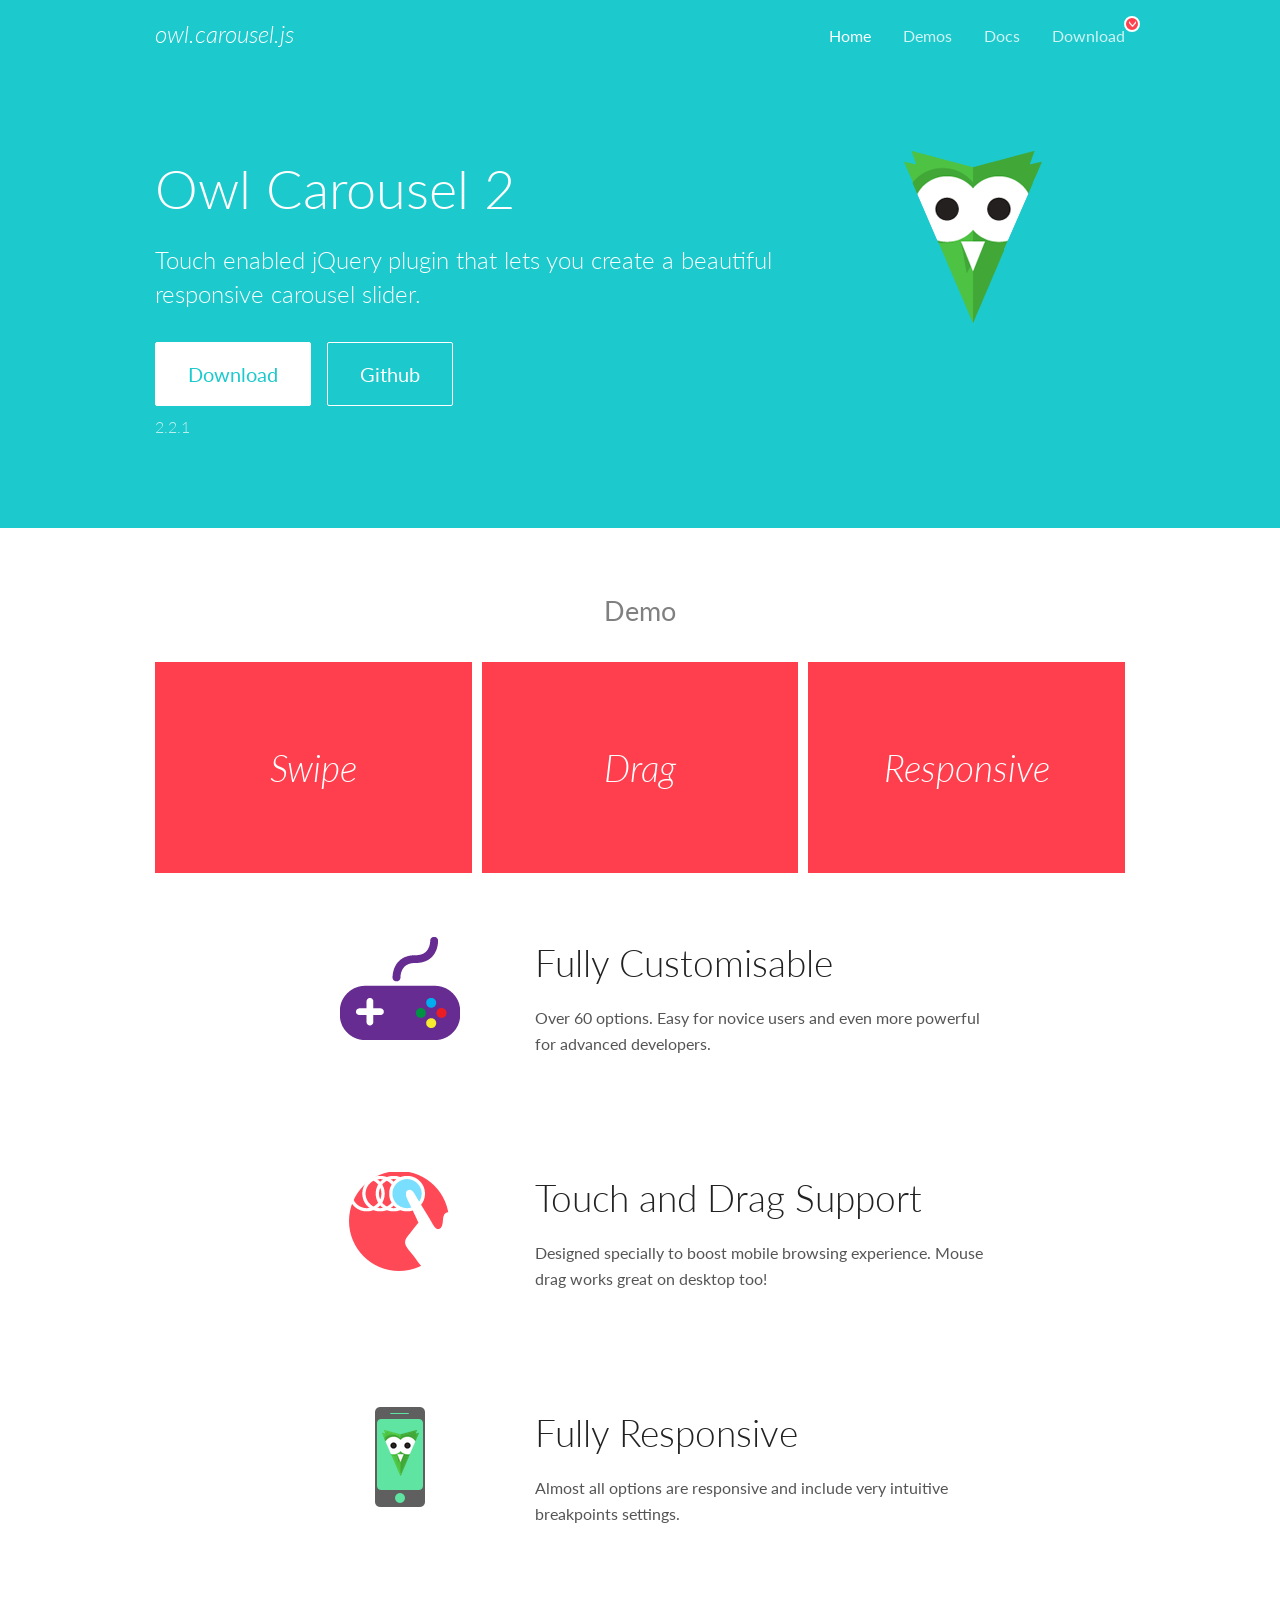
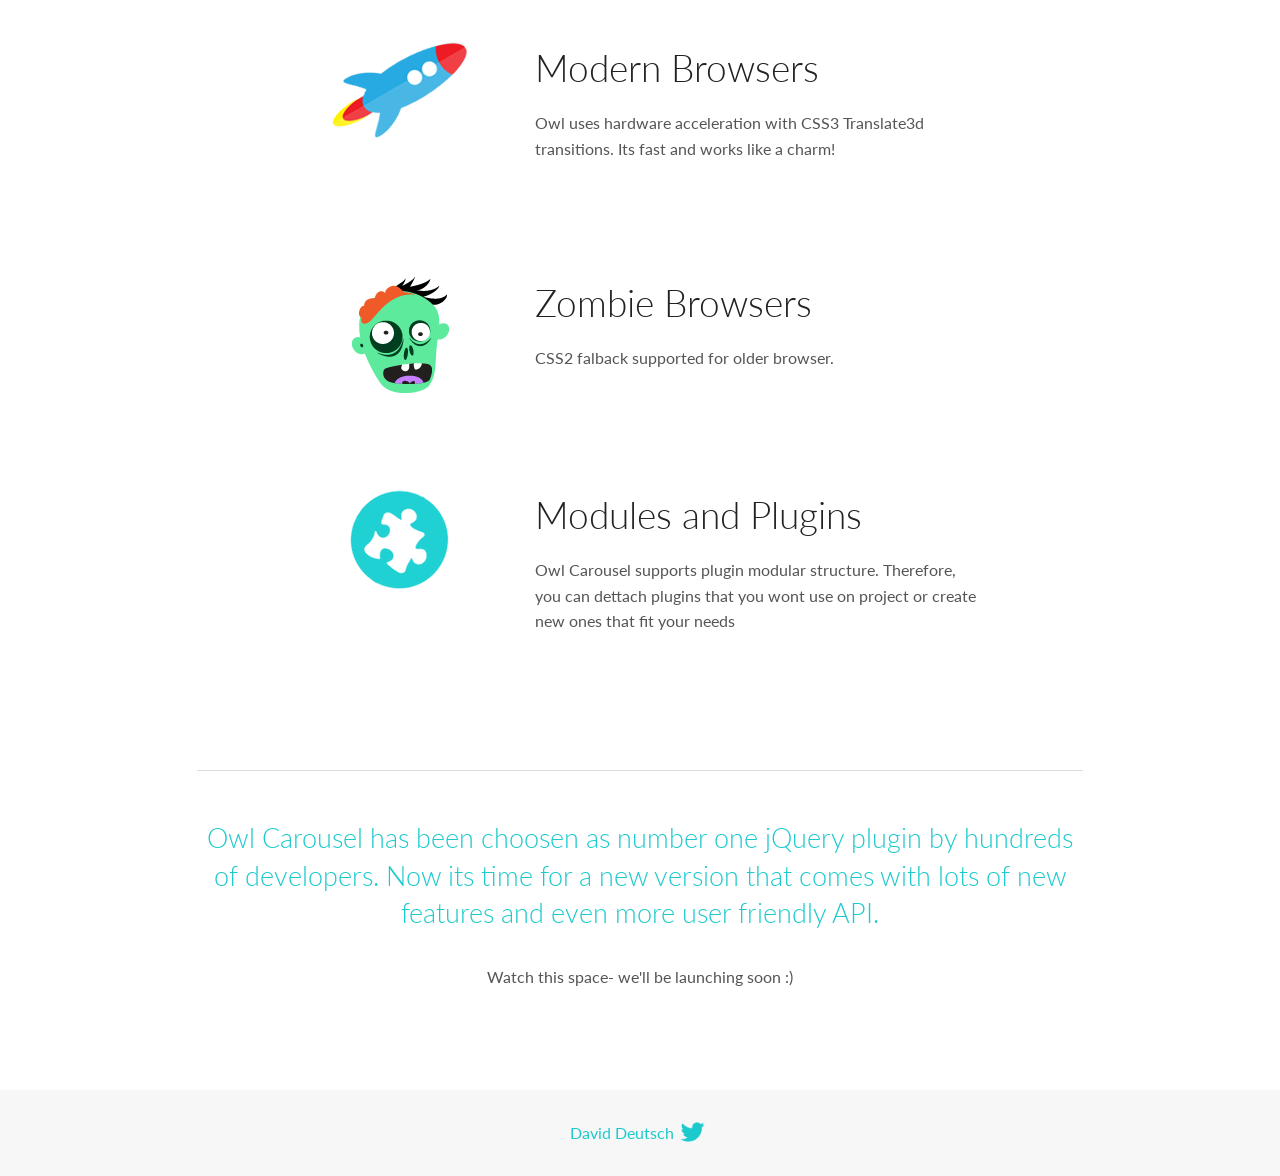
<file: static/assets/lib/owl.carousel/docs/index.html>
<!DOCTYPE html>
<html lang="en">
  <head>

    <!-- head -->
    <meta charset="utf-8">
    <meta name="msapplication-tap-highlight" content="no" />
    <meta name="viewport" content="width=device-width, initial-scale=1.0" />
    <meta name="description" content="Touch enabled jQuery plugin that lets you create beautiful responsive carousel slider.">
    <meta name="author" content="David Deutsch">
    <title>
      Home | Owl Carousel | 2.2.1
    </title>

    <!-- Stylesheets -->
    <link href='https://fonts.googleapis.com/css?family=Lato:300,400,700,400italic,300italic' rel='stylesheet' type='text/css'>
    <link rel="stylesheet" href="assets/css/docs.theme.min.css">

    <!-- Owl Stylesheets -->
    <link rel="stylesheet" href="assets/owlcarousel/assets/owl.carousel.min.css">
    <link rel="stylesheet" href="assets/owlcarousel/assets/owl.theme.default.min.css">

    <!-- HTML5 shim and Respond.js IE8 support of HTML5 elements and media queries -->

    <!--[if lt IE 9]>
      <script src="https://oss.maxcdn.com/libs/html5shiv/3.7.0/html5shiv.js"></script>
      <script src="https://oss.maxcdn.com/libs/respond.js/1.3.0/respond.min.js"></script>
    <![endif]-->

    <!-- Favicons -->
    <link rel="apple-touch-icon-precomposed" sizes="144x144" href="assets/ico/apple-touch-icon-144-precomposed.png">
    <link rel="shortcut icon" href="assets/ico/favicon.png">
    <link rel="shortcut icon" href="favicon.ico">

    <!-- Yeah i know js should not be in header. Its required for demos.-->

    <!-- javascript -->
    <script src="assets/vendors/jquery.min.js"></script>
    <script src="assets/owlcarousel/owl.carousel.js"></script>
  </head>
  <body>

    <!-- header -->
    <header class="header">
      <div class="row">
        <div class="large-12 columns">
          <div class="brand left">
            <h3>
              <a href="/OwlCarousel2/">owl.carousel.js</a> 
            </h3>
          </div>
          <a id="toggle-nav" class="right">
            <span></span> <span></span> <span></span> 
          </a> 
          <div class="nav-bar">
            <ul class="clearfix">
              <li class="active">
                <a href="/OwlCarousel2/index.html">Home</a> 
              </li>
              <li> <a href="/OwlCarousel2/demos/demos.html">Demos</a>  </li>
              <li> <a href="/OwlCarousel2/docs/started-welcome.html">Docs</a>  </li>
              <li>
                <a href="https://github.com/OwlCarousel2/OwlCarousel2/archive/2.2.1.zip">Download</a> 
                <span class="download"></span> 
              </li>
            </ul>
          </div>
        </div>
      </div>
    </header>

    <!-- home panel -->
    <section id="hero">
      <div class="row">
        <div class="large-8 medium-8 columns">
          <h1>Owl Carousel 2</h1>
          <h4>Touch enabled jQuery plugin that lets you create a beautiful responsive carousel slider.</h4>
          <a href="https://github.com/OwlCarousel2/OwlCarousel2/archive/2.2.1.zip" class="hero-button">Download</a> 
          <a href="https://github.com/OwlCarousel2/OwlCarousel2" class="hero-button outline">Github</a> 
          <p>2.2.1</p>
        </div>
        <div class="large-4 medium-4 columns">
          <img class="owl-logo" src="assets/img/owl-logo.png" alt="mr. Owl">
        </div>
      </div>
    </section>

    <!-- body -->
    <div class="home-demo">
      <div class="row">
        <div class="large-12 columns">
          <h3>Demo</h3>
          <div class="owl-carousel">
            <div class="item">
              <h2>Swipe</h2>
            </div>
            <div class="item">
              <h2>Drag</h2>
            </div>
            <div class="item">
              <h2>Responsive</h2>
            </div>
            <div class="item">
              <h2>CSS3</h2>
            </div>
            <div class="item">
              <h2>Fast</h2>
            </div>
            <div class="item">
              <h2>Easy</h2>
            </div>
            <div class="item">
              <h2>Free</h2>
            </div>
            <div class="item">
              <h2>Upgradable</h2>
            </div>
            <div class="item">
              <h2>Tons of options</h2>
            </div>
            <div class="item">
              <h2>Infinity</h2>
            </div>
            <div class="item">
              <h2>Auto Width</h2>
            </div>
          </div>
        </div>
      </div>
    </div>
    <script>
      var owl = $('.owl-carousel');
      owl.owlCarousel({
        margin: 10,
        loop: true,
        responsive: {
          0: {
            items: 1
          },
          600: {
            items: 2
          },
          1000: {
            items: 3
          }
        }
      })
    </script>

    <!-- features -->
    <div id="features">
      <div class="row">
        <div class="small-12 medium-9 small-centered columns">
          <section class="row feature">
            <div class="medium-4 small-12 columns">
              <img src="assets/img/feature-options.png" alt="">
            </div>
            <div class="medium-8 small-12 columns">
              <h2>Fully Customisable</h2>
              <p>Over 60 options. Easy for novice users and even more powerful for advanced developers.</p>
            </div>
          </section>
          <section class="row feature">
            <div class="medium-4 small-12 columns">
              <img src="assets/img/feature-drag.png" alt="">
            </div>
            <div class="medium-8 small-12 columns">
              <h2>Touch and Drag Support</h2>
              <p>Designed specially to boost mobile browsing experience. Mouse drag works great on desktop too!</p>
            </div>
          </section>
          <section class="row feature">
            <div class="medium-4 small-12 columns">
              <img src="assets/img/feature-responsive.png" alt="">
            </div>
            <div class="medium-8 small-12 columns">
              <h2>Fully Responsive</h2>
              <p>Almost all options are responsive and include very intuitive breakpoints settings.</p>
            </div>
          </section>
          <section class="row feature">
            <div class="medium-4 small-12 columns">
              <img src="assets/img/feature-modern.png" alt="">
            </div>
            <div class="medium-8 small-12 columns">
              <h2>Modern Browsers</h2>
              <p>Owl uses hardware acceleration with CSS3 Translate3d transitions. Its fast and works like a charm! </p>
            </div>
          </section>
          <section class="row feature">
            <div class="medium-4 small-12 columns">
              <img src="assets/img/feature-zombie.png" alt="">
            </div>
            <div class="medium-8 small-12 columns">
              <h2>Zombie Browsers</h2>
              <p>CSS2 falback supported for older browser.</p>
            </div>
          </section>
          <section class="row feature">
            <div class="medium-4 small-12 columns">
              <img src="assets/img/feature-module.png" alt="">
            </div>
            <div class="medium-8 small-12 columns">
              <h2>Modules and Plugins</h2>
              <p>Owl Carousel supports plugin modular structure. Therefore, you can dettach plugins that you wont use on project or create new ones that fit your needs</p>
            </div>
          </section>
        </div>
      </div>
    </div>

    <!-- footer -->
    <section id="teaser-text">
      <div class="row">
        <div class="small-12 medium-11 small-centered columns">
          <hr>
          <h3 id="owl-carousel-has-been-choosen-as-number-one-jquery-plugin-by-hundreds-of-developers-now-its-time-for-a-new-version-that-comes-with-lots-of-new-features-and-even-more-user-friendly-api-">Owl Carousel has been choosen as number one jQuery plugin by hundreds of developers. Now its time for a new version that comes with lots of new features and even more user friendly API.</h3>
          <p>Watch this space- we&#39;ll be launching soon :)</p>
        </div>
      </div>
    </section>

    <!-- footer -->
    <footer class="footer">
      <div class="row">
        <div class="large-12 columns">
          <h5>
            <a href="/OwlCarousel2/docs/support-contact.html">David Deutsch</a> 
            <a id="custom-tweet-button" href="https://twitter.com/share?url=https://github.com/OwlCarousel2/OwlCarousel2&text=Owl Carousel - This is so awesome! " target="_blank"></a> 
          </h5>
        </div>
      </div>
    </footer>

    <!-- vendors -->
    <script src="assets/vendors/highlight.js"></script>
    <script src="assets/js/app.js"></script>
  </body>
</html>
</file>
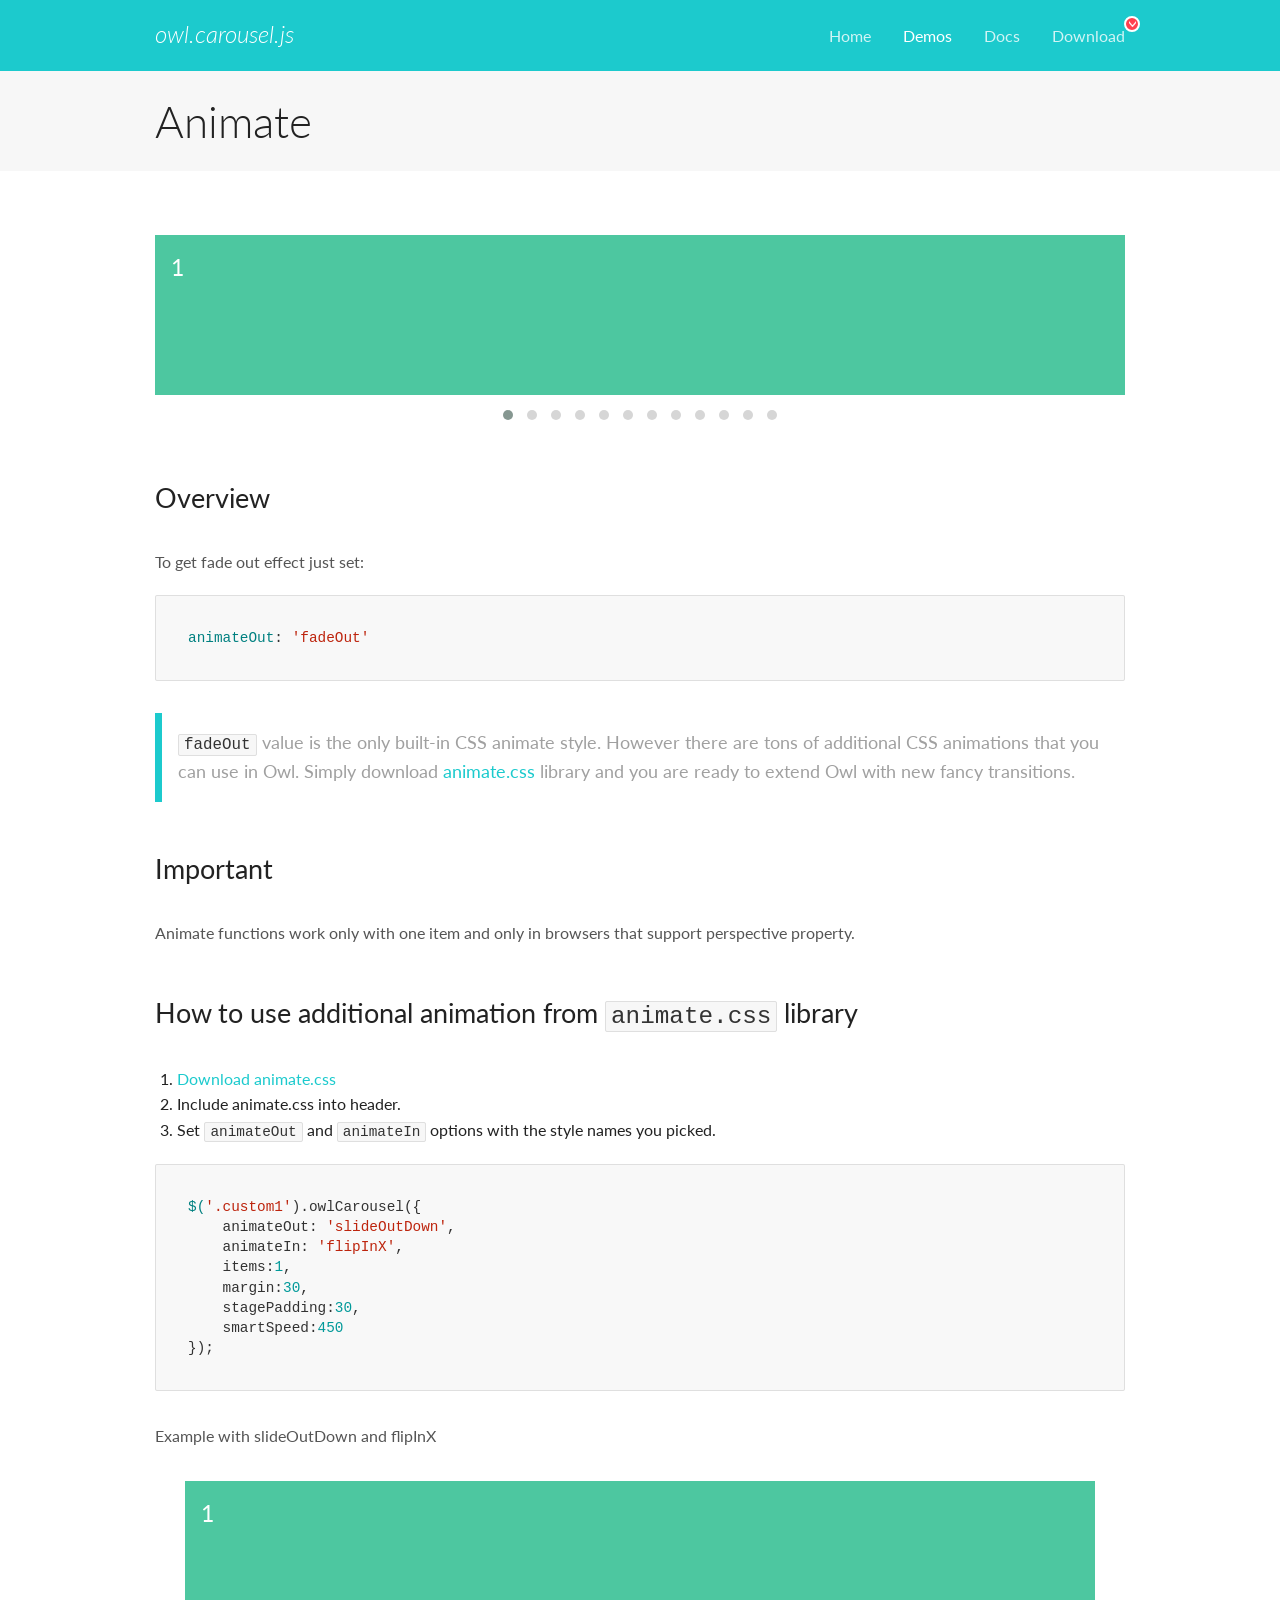
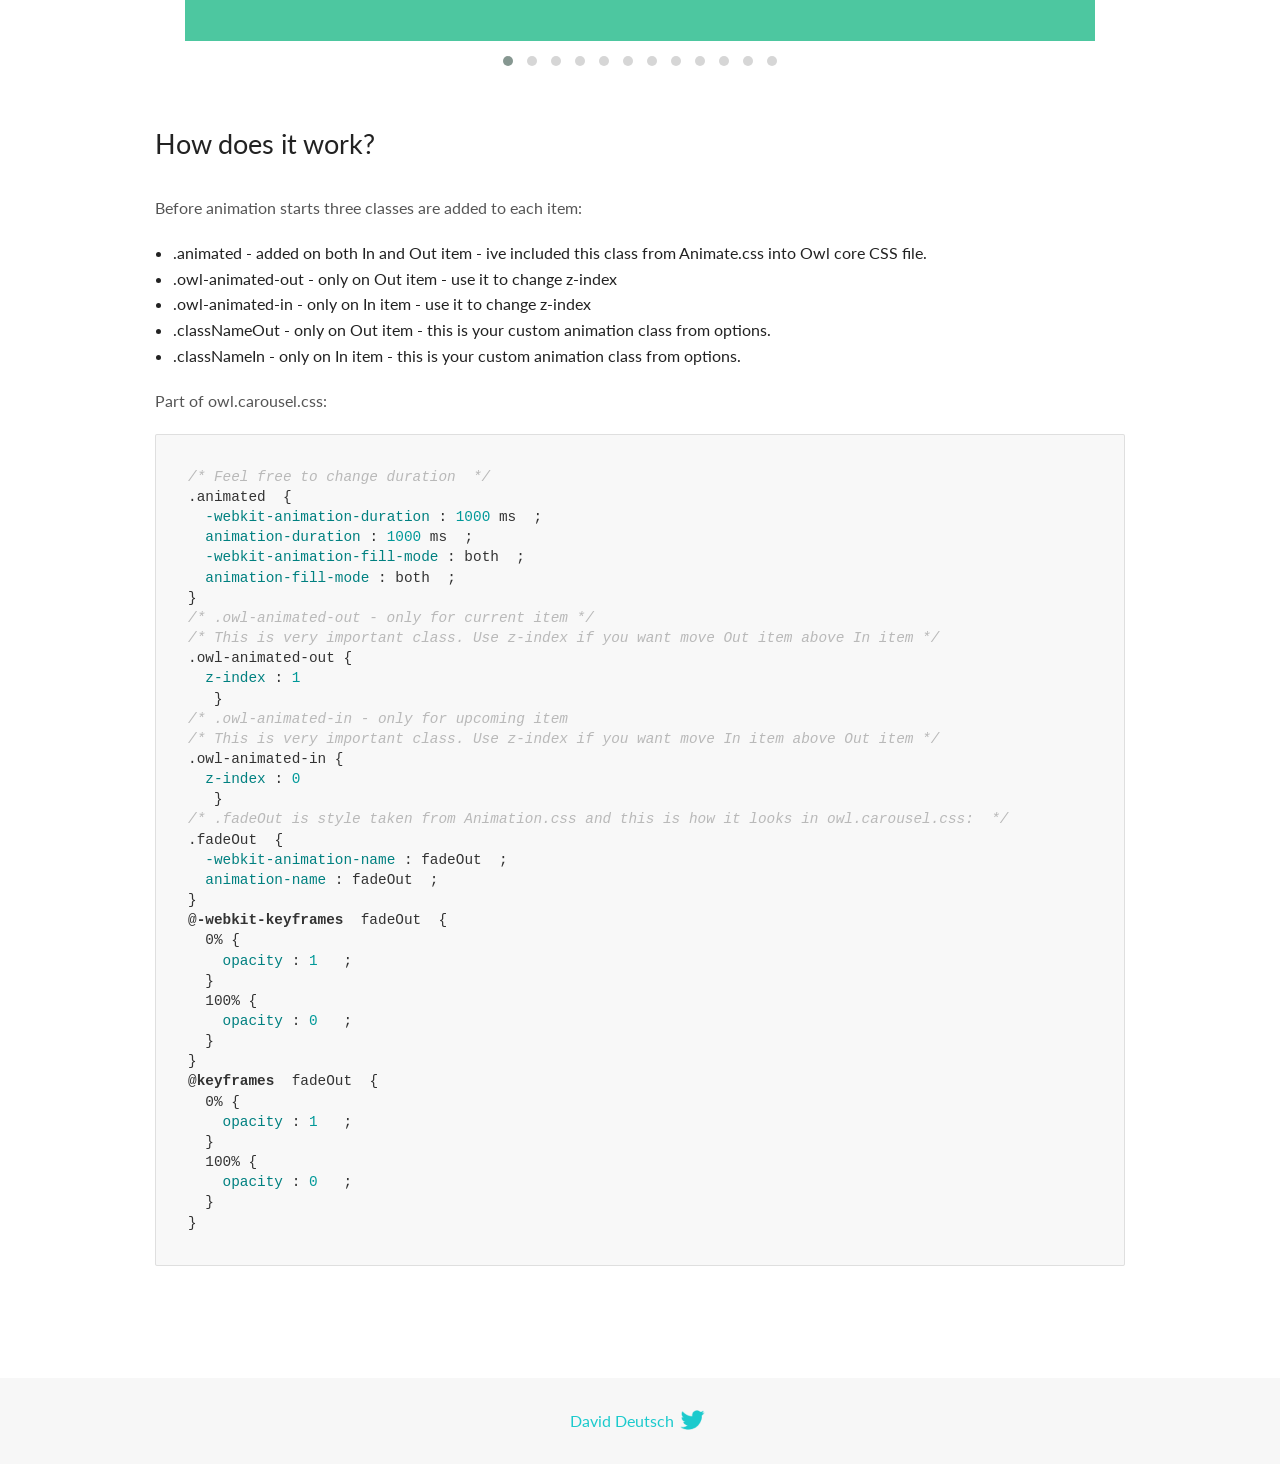
<file: static/assets/lib/owl.carousel/docs/demos/animate.html>
<!DOCTYPE html>
<html lang="en">
  <head>

    <!-- head -->
    <meta charset="utf-8">
    <meta name="msapplication-tap-highlight" content="no" />
    <meta name="viewport" content="width=device-width, initial-scale=1.0" />
    <meta name="description" content="Animate carousel">
    <meta name="author" content="David Deutsch">
    <title>
      Animate Demo | Owl Carousel | 2.2.1
    </title>

    <!-- Stylesheets -->
    <link href='https://fonts.googleapis.com/css?family=Lato:300,400,700,400italic,300italic' rel='stylesheet' type='text/css'>
    <link rel="stylesheet" href="../assets/css/docs.theme.min.css">

    <!-- Owl Stylesheets -->
    <link rel="stylesheet" href="../assets/owlcarousel/assets/owl.carousel.min.css">
    <link rel="stylesheet" href="../assets/owlcarousel/assets/owl.theme.default.min.css">

    <!-- HTML5 shim and Respond.js IE8 support of HTML5 elements and media queries -->

    <!--[if lt IE 9]>
      <script src="https://oss.maxcdn.com/libs/html5shiv/3.7.0/html5shiv.js"></script>
      <script src="https://oss.maxcdn.com/libs/respond.js/1.3.0/respond.min.js"></script>
    <![endif]-->

    <!-- Favicons -->
    <link rel="apple-touch-icon-precomposed" sizes="144x144" href="../assets/ico/apple-touch-icon-144-precomposed.png">
    <link rel="shortcut icon" href="../assets/ico/favicon.png">
    <link rel="shortcut icon" href="favicon.ico">

    <!-- Yeah i know js should not be in header. Its required for demos.-->

    <!-- javascript -->
    <script src="../assets/vendors/jquery.min.js"></script>
    <script src="../assets/owlcarousel/owl.carousel.js"></script>
  </head>
  <body>

    <!-- header -->
    <header class="header">
      <div class="row">
        <div class="large-12 columns">
          <div class="brand left">
            <h3>
              <a href="/OwlCarousel2/">owl.carousel.js</a> 
            </h3>
          </div>
          <a id="toggle-nav" class="right">
            <span></span> <span></span> <span></span> 
          </a> 
          <div class="nav-bar">
            <ul class="clearfix">
              <li> <a href="/OwlCarousel2/index.html">Home</a>  </li>
              <li class="active">
                <a href="/OwlCarousel2/demos/demos.html">Demos</a> 
              </li>
              <li> <a href="/OwlCarousel2/docs/started-welcome.html">Docs</a>  </li>
              <li>
                <a href="https://github.com/OwlCarousel2/OwlCarousel2/archive/2.2.1.zip">Download</a> 
                <span class="download"></span> 
              </li>
            </ul>
          </div>
        </div>
      </div>
    </header>

    <!-- title -->
    <section class="title">
      <div class="row">
        <div class="large-12 columns">
          <h1>Animate</h1>
        </div>
      </div>
    </section>

    <!--  Demos -->
    <section id="demos">
      <div class="row">
        <div class="large-12 columns">
          <div class="fadeOut owl-carousel owl-theme">
            <div class="item">
              <h4>1</h4>
            </div>
            <div class="item">
              <h4>2</h4>
            </div>
            <div class="item">
              <h4>3</h4>
            </div>
            <div class="item">
              <h4>4</h4>
            </div>
            <div class="item">
              <h4>5</h4>
            </div>
            <div class="item">
              <h4>6</h4>
            </div>
            <div class="item">
              <h4>7</h4>
            </div>
            <div class="item">
              <h4>8</h4>
            </div>
            <div class="item">
              <h4>9</h4>
            </div>
            <div class="item">
              <h4>10</h4>
            </div>
            <div class="item">
              <h4>11</h4>
            </div>
            <div class="item">
              <h4>12</h4>
            </div>
          </div>
          <h3 id="overview">Overview</h3>
          <p>To get fade out effect just set:</p>
          <pre><code>animateOut: &#39;fadeOut&#39;</code></pre>
          <blockquote>
            <p><code>fadeOut</code> value is the only built-in CSS animate style. However there are tons of additional CSS animations that you can use in Owl. Simply download
              <a href="https://daneden.github.io/animate.css/">animate.css</a>  library and you are ready to extend Owl with new fancy transitions.</p>
          </blockquote>
          <h3 id="important">Important</h3>
          <p>Animate functions work only with one item and only in browsers that support perspective property.</p>
          <h3 id="how-to-use-additional-animation-from-animate-css-library">How to use additional animation from <code>animate.css</code> library</h3>
          <ol>
            <li> <a href="https://daneden.github.io/animate.css/">Download animate.css</a>  </li>
            <li>Include animate.css into header.</li>
            <li>Set <code>animateOut</code> and <code>animateIn</code> options with the style names you picked.</li>
          </ol>
          <pre><code>$(&#39;.custom1&#39;).owlCarousel({
    animateOut: &#39;slideOutDown&#39;,
    animateIn: &#39;flipInX&#39;,
    items:1,
    margin:30,
    stagePadding:30,
    smartSpeed:450
});</code></pre>
          <p>Example with slideOutDown and flipInX</p>
          <div class="custom1 owl-carousel owl-theme">
            <div class="item">
              <h4>1</h4>
            </div>
            <div class="item">
              <h4>2</h4>
            </div>
            <div class="item">
              <h4>3</h4>
            </div>
            <div class="item">
              <h4>4</h4>
            </div>
            <div class="item">
              <h4>5</h4>
            </div>
            <div class="item">
              <h4>6</h4>
            </div>
            <div class="item">
              <h4>7</h4>
            </div>
            <div class="item">
              <h4>8</h4>
            </div>
            <div class="item">
              <h4>9</h4>
            </div>
            <div class="item">
              <h4>10</h4>
            </div>
            <div class="item">
              <h4>11</h4>
            </div>
            <div class="item">
              <h4>12</h4>
            </div>
          </div>
          <h3 id="how-does-it-work-">How does it work?</h3>
          <p>Before animation starts three classes are added to each item:</p>
          <ul>
            <li>.animated - added on both In and Out item - ive included this class from Animate.css into Owl core CSS file.</li>
            <li>.owl-animated-out - only on Out item - use it to change z-index</li>
            <li>.owl-animated-in - only on In item - use it to change z-index</li>
            <li>.classNameOut - only on Out item - this is your custom animation class from options.</li>
            <li>.classNameIn - only on In item - this is your custom animation class from options.</li>
          </ul>
          <p>Part of owl.carousel.css:</p>
          <pre><code class="language-css"><span class="comment">/* Feel free to change duration  */</span> 
<span class="class">.animated</span>  <span class="rules">{
  <span class="rule"><span class="attribute">-webkit-animation-duration</span> :<span class="value"> <span class="number">1000</span> ms</span> </span> ;
  <span class="rule"><span class="attribute">animation-duration</span> :<span class="value"> <span class="number">1000</span> ms</span> </span> ;
  <span class="rule"><span class="attribute">-webkit-animation-fill-mode</span> :<span class="value"> both</span> </span> ;
  <span class="rule"><span class="attribute">animation-fill-mode</span> :<span class="value"> both</span> </span> ;
<span class="rule">}</span> </span> 
<span class="comment">/* .owl-animated-out - only for current item */</span> 
<span class="comment">/* This is very important class. Use z-index if you want move Out item above In item */</span> 
<span class="class">.owl-animated-out</span> <span class="rules">{
  <span class="rule"><span class="attribute">z-index</span> :<span class="value"> <span class="number">1</span> 
</span> </span> </span> }
<span class="comment">/* .owl-animated-in - only for upcoming item
/* This is very important class. Use z-index if you want move In item above Out item */</span> 
<span class="class">.owl-animated-in</span> <span class="rules">{
  <span class="rule"><span class="attribute">z-index</span> :<span class="value"> <span class="number">0</span> 
</span> </span> </span> }
<span class="comment">/* .fadeOut is style taken from Animation.css and this is how it looks in owl.carousel.css:  */</span> 
<span class="class">.fadeOut</span>  <span class="rules">{
  <span class="rule"><span class="attribute">-webkit-animation-name</span> :<span class="value"> fadeOut</span> </span> ;
  <span class="rule"><span class="attribute">animation-name</span> :<span class="value"> fadeOut</span> </span> ;
<span class="rule">}</span> </span> 
<span class="at_rule">@<span class="keyword">-webkit-keyframes</span>  fadeOut </span> {
  0% <span class="rules">{
    <span class="rule"><span class="attribute">opacity</span> :<span class="value"> <span class="number">1</span> </span> </span> ;
  <span class="rule">}</span> </span> 
  100% <span class="rules">{
    <span class="rule"><span class="attribute">opacity</span> :<span class="value"> <span class="number">0</span> </span> </span> ;
  <span class="rule">}</span> </span> 
}
<span class="at_rule">@<span class="keyword">keyframes</span>  fadeOut </span> {
  0% <span class="rules">{
    <span class="rule"><span class="attribute">opacity</span> :<span class="value"> <span class="number">1</span> </span> </span> ;
  <span class="rule">}</span> </span> 
  100% <span class="rules">{
    <span class="rule"><span class="attribute">opacity</span> :<span class="value"> <span class="number">0</span> </span> </span> ;
  <span class="rule">}</span> </span> 
}</code></pre>
          <link rel="stylesheet" href="../assets/css/animate.css">
          <script>
            jQuery(document).ready(function($) {
              $('.fadeOut').owlCarousel({
                items: 1,
                animateOut: 'fadeOut',
                loop: true,
                margin: 10,
              });
              $('.custom1').owlCarousel({
                animateOut: 'slideOutDown',
                animateIn: 'flipInX',
                items: 1,
                margin: 30,
                stagePadding: 30,
                smartSpeed: 450
              });
            });
          </script>
        </div>
      </div>
    </section>

    <!-- footer -->
    <footer class="footer">
      <div class="row">
        <div class="large-12 columns">
          <h5>
            <a href="/OwlCarousel2/docs/support-contact.html">David Deutsch</a> 
            <a id="custom-tweet-button" href="https://twitter.com/share?url=https://github.com/OwlCarousel2/OwlCarousel2&text=Owl Carousel - This is so awesome! " target="_blank"></a> 
          </h5>
        </div>
      </div>
    </footer>

    <!-- vendors -->
    <script src="../assets/vendors/highlight.js"></script>
    <script src="../assets/js/app.js"></script>
  </body>
</html>
</file>
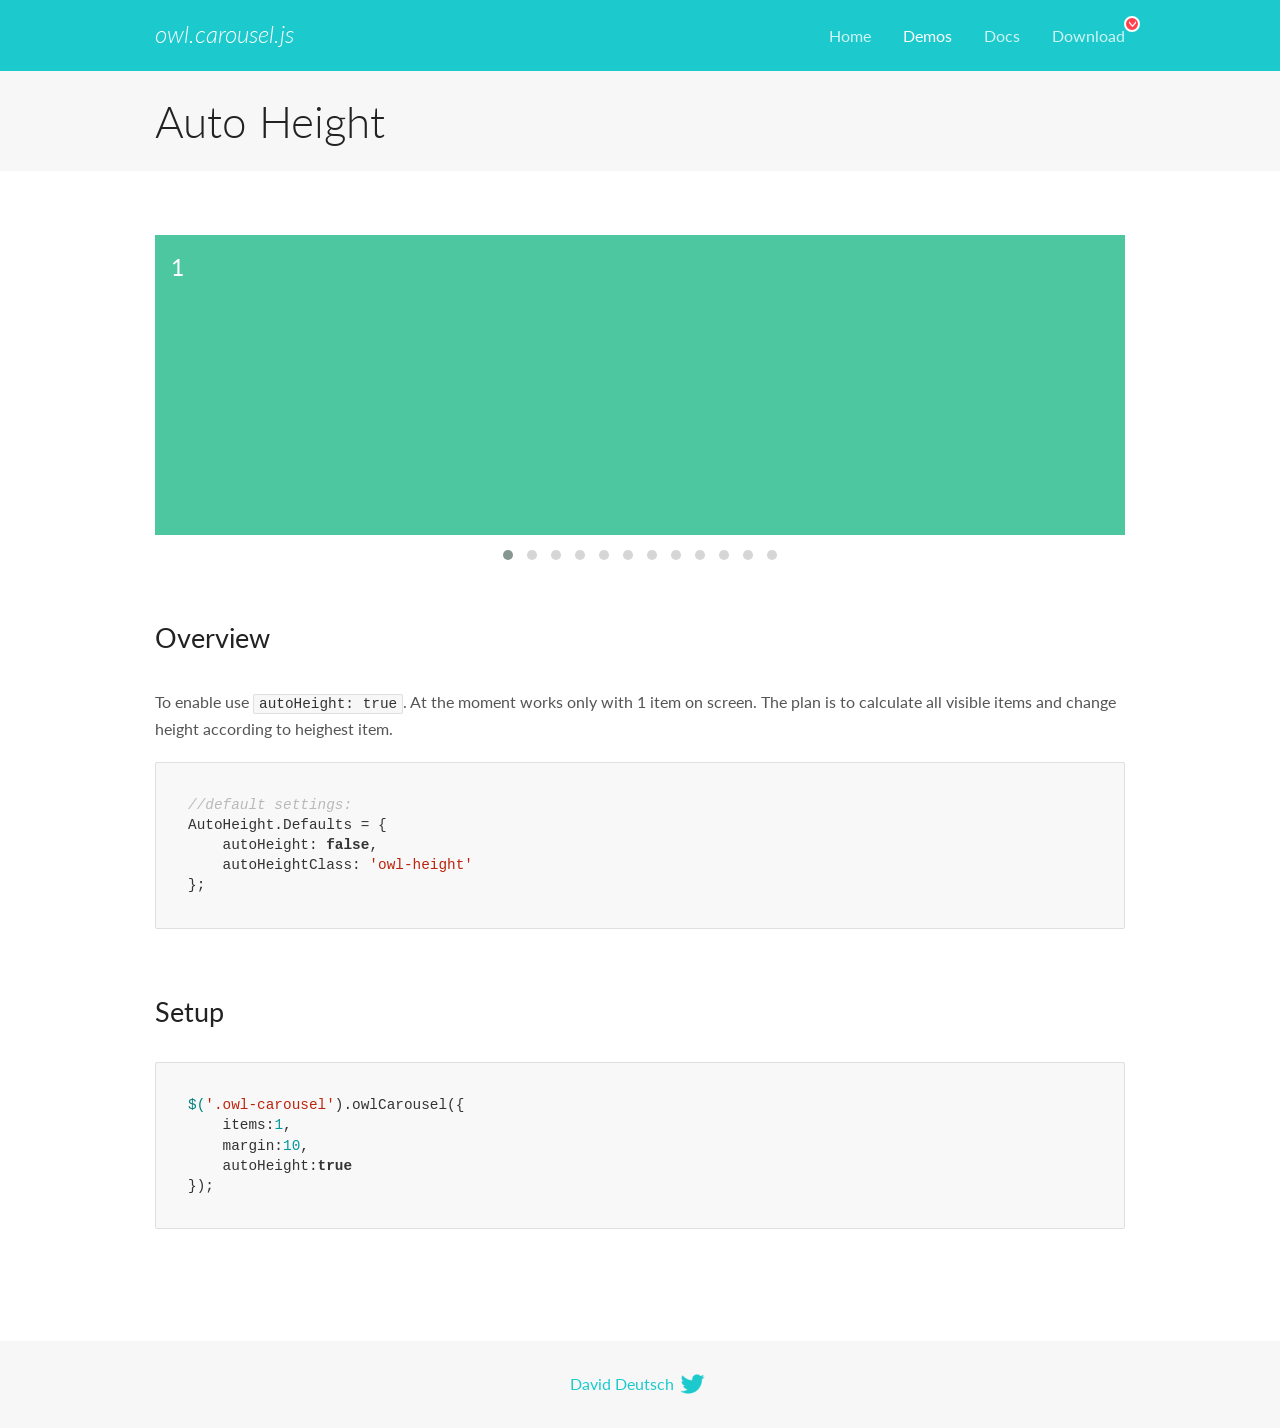
<file: static/assets/lib/owl.carousel/docs/demos/autoheight.html>
<!DOCTYPE html>
<html lang="en">
  <head>

    <!-- head -->
    <meta charset="utf-8">
    <meta name="msapplication-tap-highlight" content="no" />
    <meta name="viewport" content="width=device-width, initial-scale=1.0" />
    <meta name="description" content="autoHeight usage demo">
    <meta name="author" content="David Deutsch">
    <title>
      Auto Height Demo | Owl Carousel | 2.2.1
    </title>

    <!-- Stylesheets -->
    <link href='https://fonts.googleapis.com/css?family=Lato:300,400,700,400italic,300italic' rel='stylesheet' type='text/css'>
    <link rel="stylesheet" href="../assets/css/docs.theme.min.css">

    <!-- Owl Stylesheets -->
    <link rel="stylesheet" href="../assets/owlcarousel/assets/owl.carousel.min.css">
    <link rel="stylesheet" href="../assets/owlcarousel/assets/owl.theme.default.min.css">

    <!-- HTML5 shim and Respond.js IE8 support of HTML5 elements and media queries -->

    <!--[if lt IE 9]>
      <script src="https://oss.maxcdn.com/libs/html5shiv/3.7.0/html5shiv.js"></script>
      <script src="https://oss.maxcdn.com/libs/respond.js/1.3.0/respond.min.js"></script>
    <![endif]-->

    <!-- Favicons -->
    <link rel="apple-touch-icon-precomposed" sizes="144x144" href="../assets/ico/apple-touch-icon-144-precomposed.png">
    <link rel="shortcut icon" href="../assets/ico/favicon.png">
    <link rel="shortcut icon" href="favicon.ico">

    <!-- Yeah i know js should not be in header. Its required for demos.-->

    <!-- javascript -->
    <script src="../assets/vendors/jquery.min.js"></script>
    <script src="../assets/owlcarousel/owl.carousel.js"></script>
  </head>
  <body>

    <!-- header -->
    <header class="header">
      <div class="row">
        <div class="large-12 columns">
          <div class="brand left">
            <h3>
              <a href="/OwlCarousel2/">owl.carousel.js</a> 
            </h3>
          </div>
          <a id="toggle-nav" class="right">
            <span></span> <span></span> <span></span> 
          </a> 
          <div class="nav-bar">
            <ul class="clearfix">
              <li> <a href="/OwlCarousel2/index.html">Home</a>  </li>
              <li class="active">
                <a href="/OwlCarousel2/demos/demos.html">Demos</a> 
              </li>
              <li> <a href="/OwlCarousel2/docs/started-welcome.html">Docs</a>  </li>
              <li>
                <a href="https://github.com/OwlCarousel2/OwlCarousel2/archive/2.2.1.zip">Download</a> 
                <span class="download"></span> 
              </li>
            </ul>
          </div>
        </div>
      </div>
    </header>

    <!-- title -->
    <section class="title">
      <div class="row">
        <div class="large-12 columns">
          <h1>Auto Height</h1>
        </div>
      </div>
    </section>

    <!--  Demos -->
    <section id="demos">
      <div class="row">
        <div class="large-12 columns">
          <div class="owl-carousel owl-theme">
            <div class="item" style="height:300px">
              <h4>1</h4>
            </div>
            <div class="item" style="height:100px">
              <h4>2</h4>
            </div>
            <div class="item" style="height:500px">
              <h4>3</h4>
            </div>
            <div class="item" style="height:250px">
              <h4>4</h4>
            </div>
            <div class="item" style="height:400px">
              <h4>5</h4>
            </div>
            <div class="item" style="height:500px">
              <h4>6</h4>
            </div>
            <div class="item" style="height:600px">
              <h4>7</h4>
            </div>
            <div class="item" style="height:400px">
              <h4>8</h4>
            </div>
            <div class="item" style="height:300px">
              <h4>9</h4>
            </div>
            <div class="item" style="height:350px">
              <h4>10</h4>
            </div>
            <div class="item" style="height:200px">
              <h4>11</h4>
            </div>
            <div class="item" style="height:150px">
              <h4>12</h4>
            </div>
          </div>
          <h3 id="overview">Overview</h3>
          <p>To enable use <code>autoHeight: true</code>. At the moment works only with 1 item on screen. The plan is to calculate all visible items and change height according to heighest item.</p>
          <pre><code>//default settings:
AutoHeight.Defaults = {
    autoHeight: false,
    autoHeightClass: &#39;owl-height&#39;
};</code></pre>
          <h3 id="setup">Setup</h3>
          <pre><code>$(&#39;.owl-carousel&#39;).owlCarousel({
    items:1,
    margin:10,
    autoHeight:true
});</code></pre>
          <script>
            $(document).ready(function() {
              $('.owl-carousel').owlCarousel({
                items: 1,
                margin: 10,
                autoHeight: true
              });
            })
          </script>
        </div>
      </div>
    </section>

    <!-- footer -->
    <footer class="footer">
      <div class="row">
        <div class="large-12 columns">
          <h5>
            <a href="/OwlCarousel2/docs/support-contact.html">David Deutsch</a> 
            <a id="custom-tweet-button" href="https://twitter.com/share?url=https://github.com/OwlCarousel2/OwlCarousel2&text=Owl Carousel - This is so awesome! " target="_blank"></a> 
          </h5>
        </div>
      </div>
    </footer>

    <!-- vendors -->
    <script src="../assets/vendors/highlight.js"></script>
    <script src="../assets/js/app.js"></script>
  </body>
</html>
</file>
